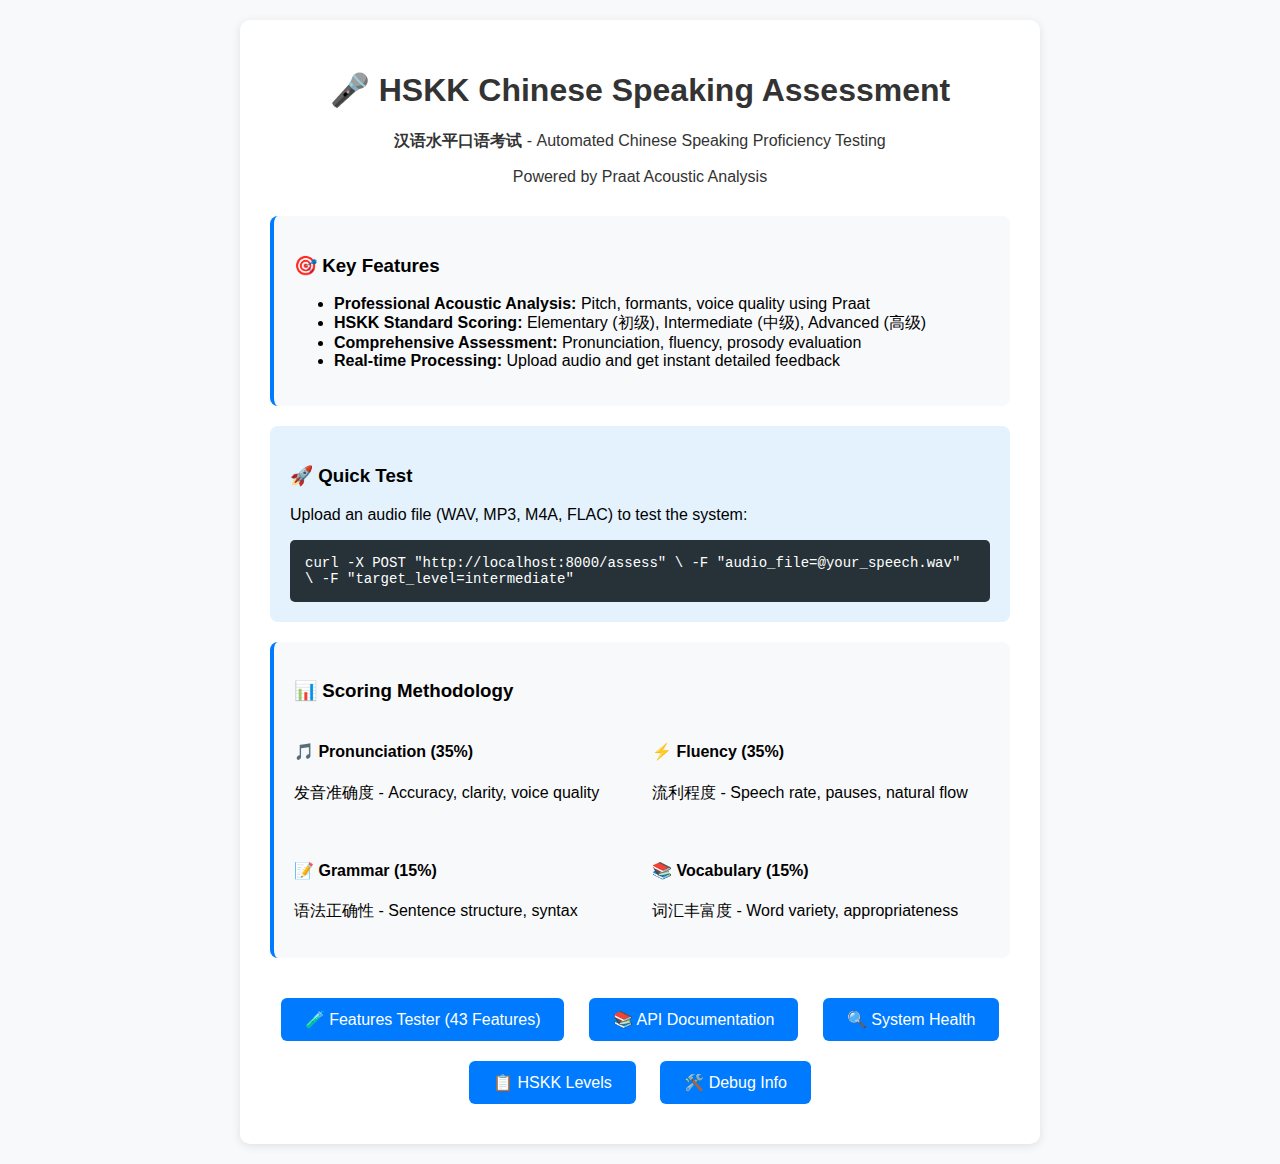
<file: frontend/templates/index.html>
<!DOCTYPE html>
<html>
<head>
    <title>HSKK Scoring System</title>
    <meta charset="UTF-8">
    <meta name="viewport" content="width=device-width, initial-scale=1.0">
    <style>
        body { 
            font-family: Arial, sans-serif; 
            max-width: 800px; 
            margin: 0 auto; 
            padding: 20px; 
            background: #f8f9fa; 
        }
        .container { 
            background: white; 
            padding: 30px; 
            border-radius: 10px; 
            box-shadow: 0 2px 10px rgba(0,0,0,0.1); 
        }
        .header { 
            text-align: center; 
            color: #333; 
            margin-bottom: 30px; 
        }
        .feature { 
            margin: 15px 0; 
            padding: 20px; 
            background: #f8f9fa; 
            border-radius: 8px; 
            border-left: 4px solid #007bff; 
        }
        .link { 
            display: inline-block; 
            margin: 10px; 
            padding: 12px 24px; 
            background: #007bff; 
            color: white; 
            text-decoration: none; 
            border-radius: 6px; 
            transition: all 0.3s; 
        }
        .link:hover { 
            background: #0056b3; 
            transform: translateY(-2px); 
        }
        .demo-section { 
            background: #e3f2fd; 
            padding: 20px; 
            border-radius: 8px; 
            margin: 20px 0; 
        }
        .code { 
            background: #263238; 
            color: #ffffff; 
            padding: 15px; 
            border-radius: 5px; 
            font-family: monospace; 
            font-size: 14px; 
            overflow-x: auto; 
        }
    </style>
</head>
<body>
    <div class="container">
        <div class="header">
            <h1>🎤 HSKK Chinese Speaking Assessment</h1>
            <p><strong>汉语水平口语考试</strong> - Automated Chinese Speaking Proficiency Testing</p>
            <p>Powered by Praat Acoustic Analysis</p>
        </div>
        
        <div class="feature">
            <h3>🎯 Key Features</h3>
            <ul>
                <li><strong>Professional Acoustic Analysis:</strong> Pitch, formants, voice quality using Praat</li>
                <li><strong>HSKK Standard Scoring:</strong> Elementary (初级), Intermediate (中级), Advanced (高级)</li>
                <li><strong>Comprehensive Assessment:</strong> Pronunciation, fluency, prosody evaluation</li>
                <li><strong>Real-time Processing:</strong> Upload audio and get instant detailed feedback</li>
            </ul>
        </div>
        
        <div class="demo-section">
            <h3>🚀 Quick Test</h3>
            <p>Upload an audio file (WAV, MP3, M4A, FLAC) to test the system:</p>
            <div class="code">
curl -X POST "http://localhost:8000/assess" \
  -F "audio_file=@your_speech.wav" \
  -F "target_level=intermediate"</div>
        </div>
        
        <div class="feature">
            <h3>📊 Scoring Methodology</h3>
            <div style="display: grid; grid-template-columns: 1fr 1fr; gap: 20px; margin-top: 15px;">
                <div>
                    <h4>🎵 Pronunciation (35%)</h4>
                    <p>发音准确度 - Accuracy, clarity, voice quality</p>
                </div>
                <div>
                    <h4>⚡ Fluency (35%)</h4>
                    <p>流利程度 - Speech rate, pauses, natural flow</p>
                </div>
                <div>
                    <h4>📝 Grammar (15%)</h4>
                    <p>语法正确性 - Sentence structure, syntax</p>
                </div>
                <div>
                    <h4>📚 Vocabulary (15%)</h4>
                    <p>词汇丰富度 - Word variety, appropriateness</p>
                </div>
            </div>
        </div>
        
        <div style="text-align: center; margin-top: 30px;">
            <a href="/features-tester" class="link">🧪 Features Tester (43 Features)</a>
            <a href="/docs" class="link">📚 API Documentation</a>
            <a href="/health" class="link">🔍 System Health</a>
            <a href="/levels" class="link">📋 HSKK Levels</a>
            <a href="/debug" class="link">🛠️ Debug Info</a>
        </div>
    </div>
</body>
</html>
</file>
